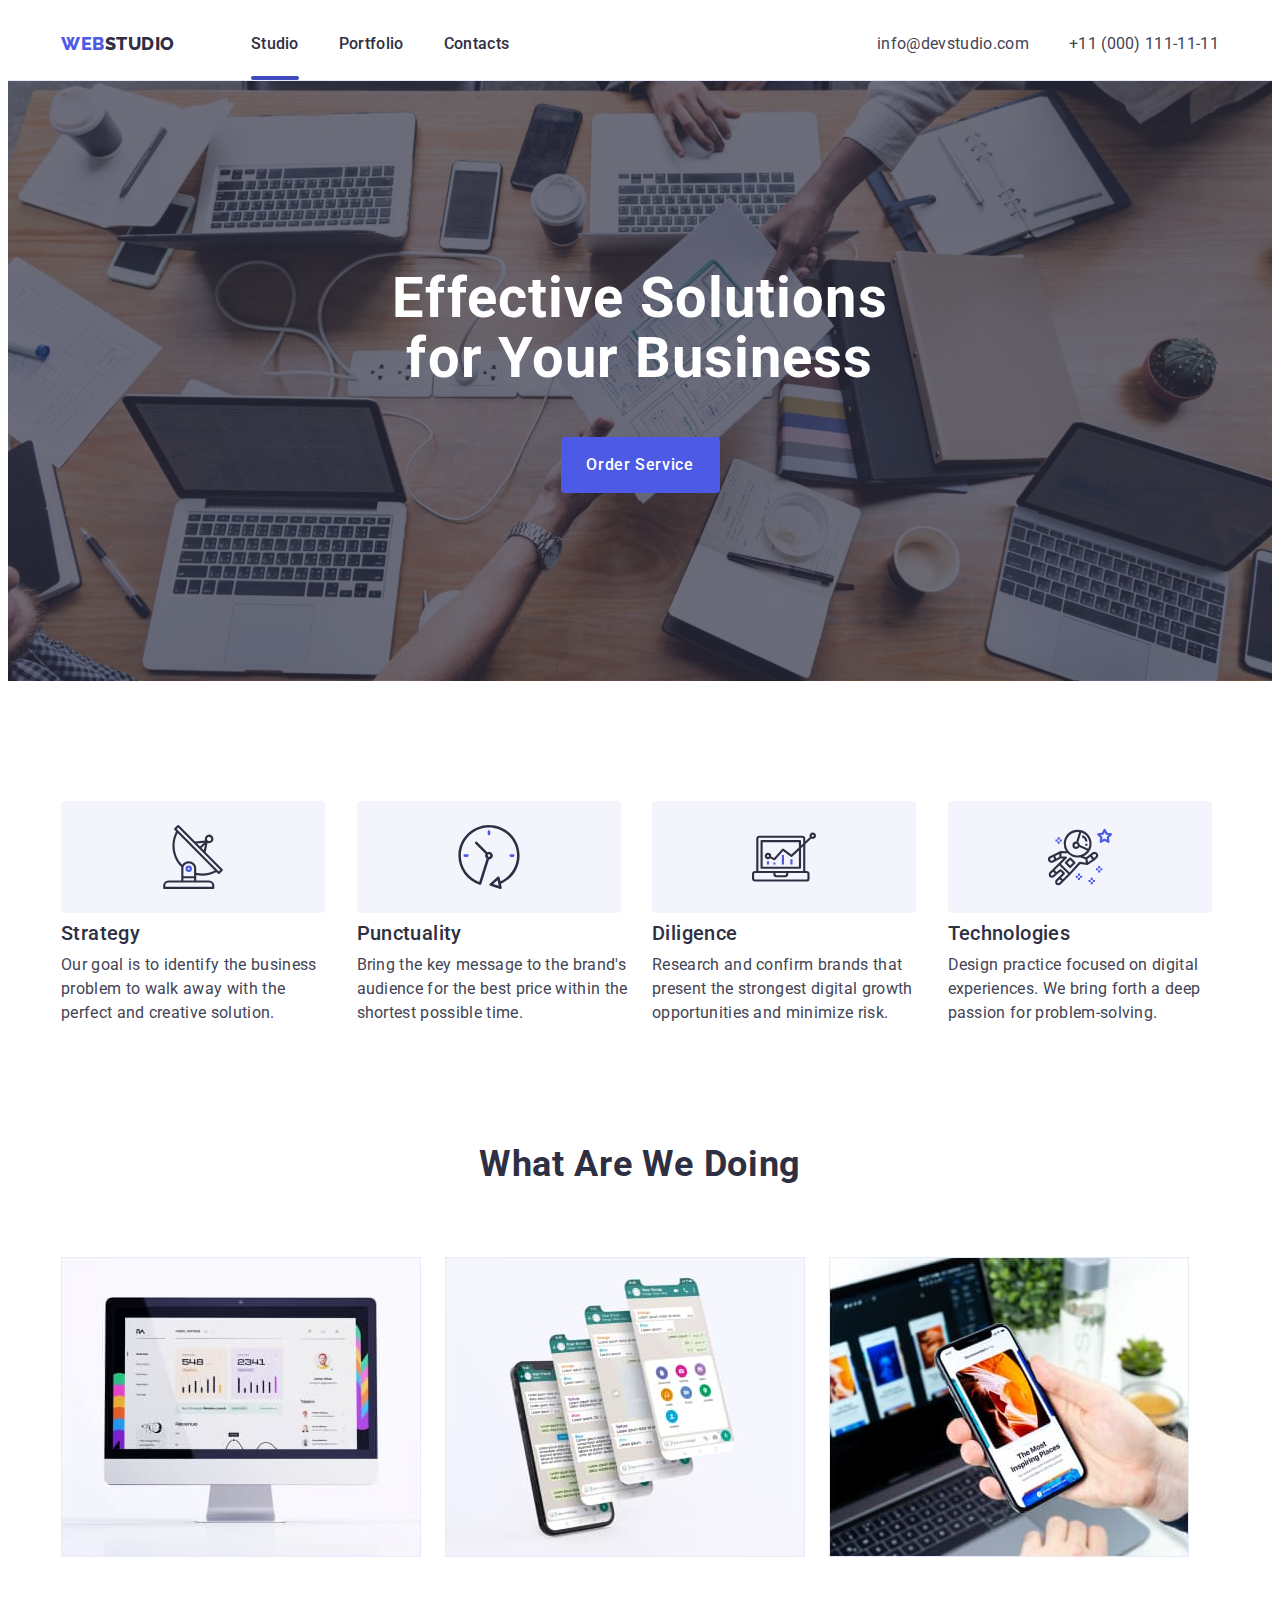
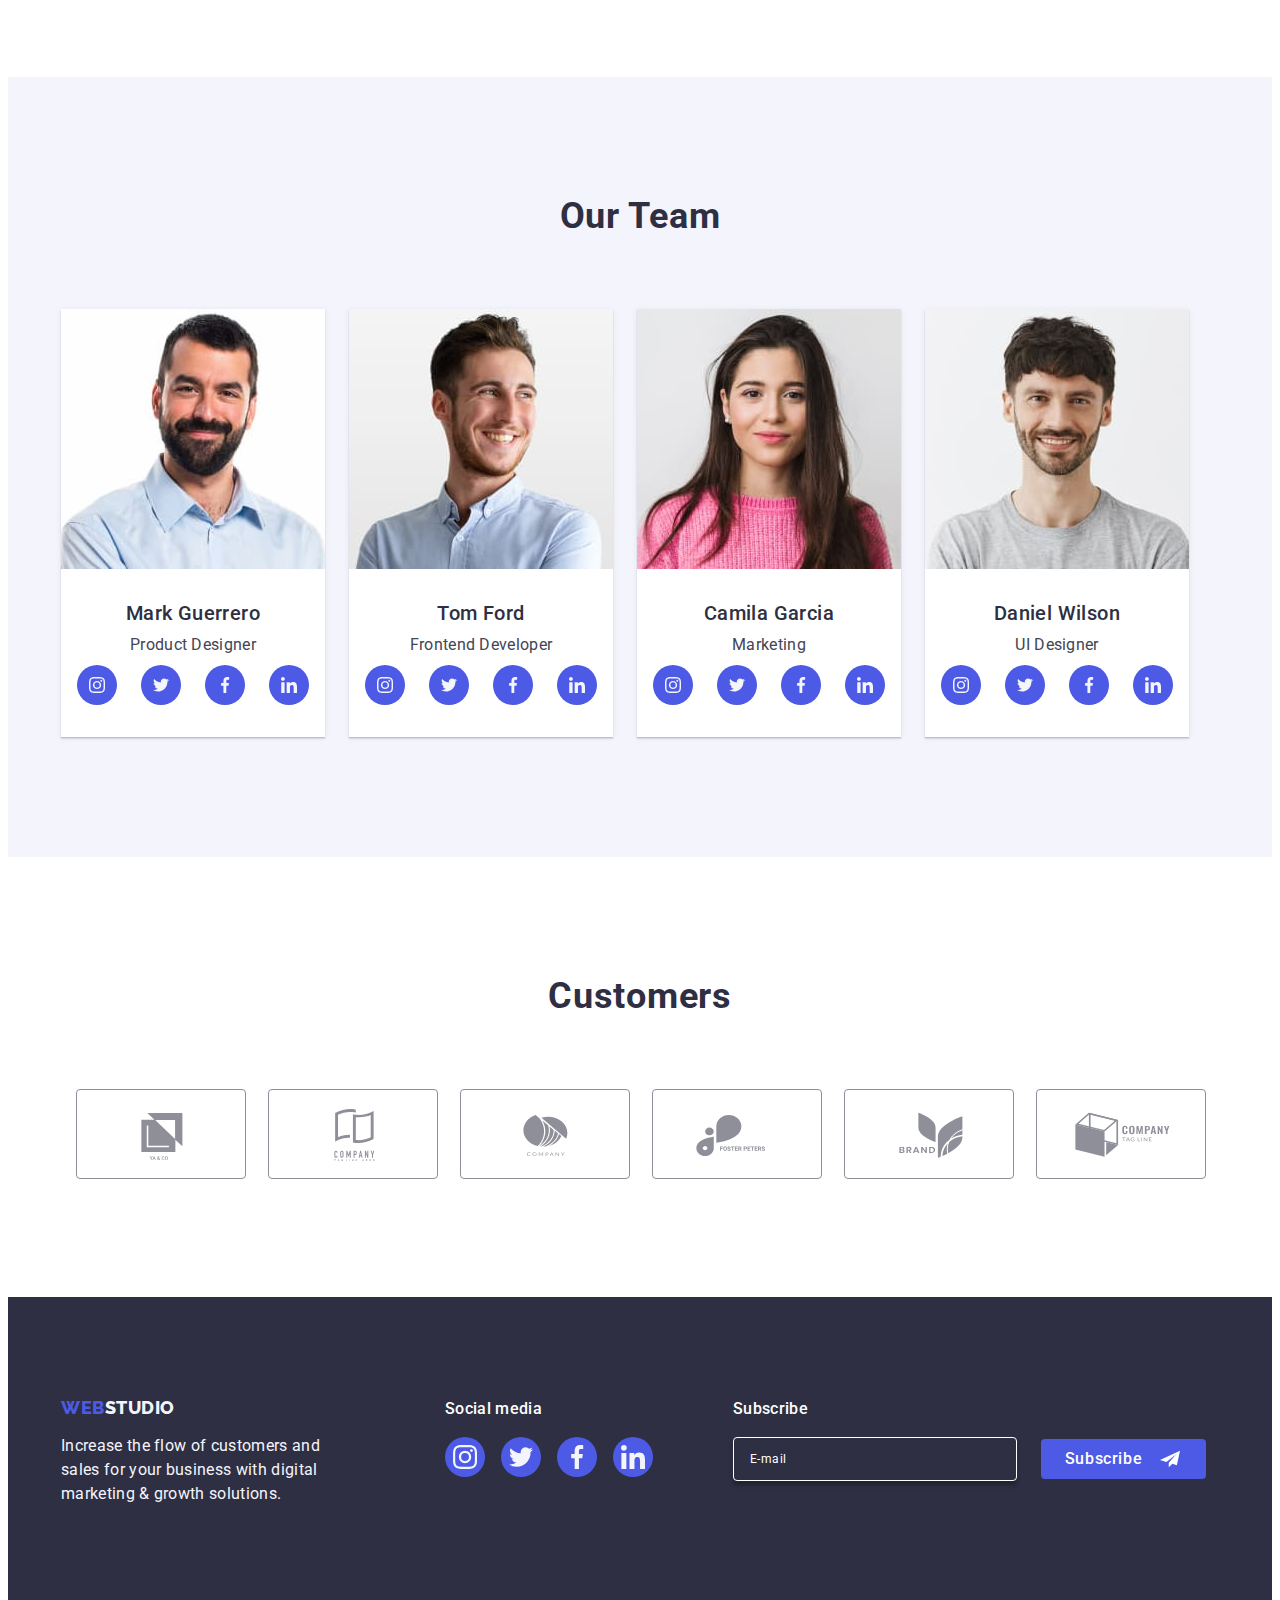
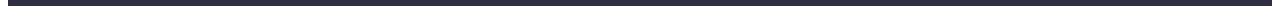
<file: index.html>
<!DOCTYPE html>
<html lang="en">
  <head>
    <meta charset="UTF-8" />
    <meta http-equiv="X-UA-Compatible" content="IE=edge" />
    <meta name="viewport" content="width=device-width, initial-scale=1.0" />
    <title>WEBSTUDIO</title>
    <link rel="preconnect" href="https://fonts.googleapis.com" />
    <link rel="preconnect" href="https://fonts.gstatic.com" crossorigin />
    <link
      href="https://fonts.googleapis.com/css2?family=Raleway:wght@800&family=Roboto:wght@400;500;700;900&display=swap"
      rel="stylesheet"
    />
    <link
      rel="stylesheet"
      href="https://cdnjs.cloudflare.com/ajax/libs/modern-normalize/1.1.0/modern-normalize.min.css"
      integrity="sha512-wpPYUAdjBVSE4KJnH1VR1HeZfpl1ub8YT/NKx4PuQ5NmX2tKuGu6U/JRp5y+Y8XG2tV+wKQpNHVUX03MfMFn9Q=="
      crossorigin="anonymous"
      referrerpolicy="no-referrer"
    />
    <link rel="stylesheet" href="./css/styles.css" />
  </head>
  <body>
    <!-- TOP LINE -->
    <header class="header">
      <div class="container head-container">
        <nav class="header-navigation">
          <a href="./index.html" class="header-logo link link"
            >Web<span class="part-logo">Studio</span>
          </a>

          <ul class="header-list list">
            <li class="header-item">
              <a href="./index.html" class="header-link link header-underline"
                >Studio</a
              >
            </li>
            <li class="header-item">
              <a href="./portfolio.html" class="header-link link">Portfolio</a>
            </li>
            <li class="header-item">
              <a href="" class="header-link link">Contacts</a>
            </li>
          </ul>
        </nav>
        <!-- Comunication in header-->
        <address class="contacts">
          <ul class="contacts-list list">
            <li class="contacts-item">
              <a href="mailto:info@devstudio.com" class="contacts-link link"
                >info@devstudio.com
              </a>
            </li>
            <li class="contacts-item">
              <a href="tel:+110001111111" class="contacts-link link"
                >+11 (000) 111-11-11</a
              >
            </li>
          </ul>
        </address>
      </div>
    </header>
    <main class="page">
      <!-- HERO IMAGE -->
      <section class="hero">
        <div class="container">
          <h1 class="hero-title">Effective Solutions for Your Business</h1>
          <button type="button" class="hero-btn" data-modal-open>
            Order Service
          </button>
        </div>
      </section>

      <section class="direction">
        <div class="container">
          <h2 class="direction-hidtitle visually-hidden">Noname Section 2</h2>
          <ul class="direction-list list">
            <li class="direction-item">
              <div class="direction-icon">
                <svg class="antena-icon" width="64px" height="64px">
                  <use href="./images/icons.svg#icon-antenna"></use>
                </svg>
              </div>
              <h3 class="direction-title subtitle">Strategy</h3>
              <p class="direction-text text">
                Our goal is to identify the business problem to walk away with
                the perfect and creative solution.
              </p>
            </li>
            <li class="direction-item">
              <div class="direction-icon">
                <svg class="antena-icon" width="64px" height="64px">
                  <use href="./images/icons.svg#icon-clock"></use>
                </svg>
              </div>
              <h3 class="direction-title subtitle">Punctuality</h3>
              <p class="direction-text text">
                Bring the key message to the brand's audience for the best price
                within the shortest possible time.
              </p>
            </li>
            <li class="direction-item">
              <div class="direction-icon">
                <svg class="antena-icon" width="64px" height="64px">
                  <use href="./images/icons.svg#icon-diagram"></use>
                </svg>
              </div>
              <h3 class="direction-title subtitle">Diligence</h3>
              <p class="direction-text text">
                Research and confirm brands that present the strongest digital
                growth opportunities and minimize risk.
              </p>
            </li>
            <li class="direction-item">
              <div class="direction-icon">
                <svg class="antena-icon" width="64px" height="64px">
                  <use href="./images/icons.svg#icon-astronaut"></use>
                </svg>
              </div>
              <h3 class="direction-title subtitle">Technologies</h3>
              <p class="direction-text text">
                Design practice focused on digital experiences. We bring forth a
                deep passion for problem-solving.
              </p>
            </li>
          </ul>
        </div>
      </section>

      <!-- What are we doing -->
      <section class="examples section">
        <div class="container">
          <h2 class="examples-title title">What are we doing</h2>
          <ul class="examples-list list">
            <li class="examples-item">
              <img
                src="./images/img-comp.jpg"
                alt="Computer"
                width="360"
                height="300"
              />
            </li>
            <li class="examples-item">
              <img
                src="./images/img-phone.jpg"
                alt="Phone"
                width="360"
                height="300"
              />
            </li>
            <li class="examples-item">
              <img
                src="./images/img-comp-phone.jpg"
                alt="Computer+Phone"
                width="360"
                height="300"
              />
            </li>
          </ul>
        </div>
      </section>
      <!-- OUR TEAM -->
      <section class="team section">
        <div class="container">
          <h2 class="team-title title">Our Team</h2>
          <ul class="team-list list">
            <li class="team-item">
              <img
                class="team-img"
                src="./images/img-Mark.jpg"
                alt="Photo"
                width="264"
                height="260"
              />
              <div class="team-item-wrap">
                <h3 class="team-subtitle subtitle">Mark Guerrero</h3>
                <p class="team-text text">Product Designer</p>
                <ul class="team-soc-list list">
                  <li class="team-soc-item">
                    <a class="team-soc-link link" href=""
                      ><svg class="team-soc-icons" width="16 " height="16">
                        <use href="./images/icons.svg#icon-instagram"></use>
                      </svg>
                    </a>
                  </li>
                  <li class="team-soc-item">
                    <a class="team-soc-link link" href=""
                      ><svg class="team-soc-icons" width="16 " height="16">
                        <use href="./images/icons.svg#icon-twitter"></use>
                      </svg>
                    </a>
                  </li>
                  <li class="team-soc-item">
                    <a class="team-soc-link link" href=""
                      ><svg class="team-soc-icons" width="16 " height="16">
                        <use href="./images/icons.svg#icon-facebook"></use>
                      </svg>
                    </a>
                  </li>
                  <li class="team-soc-item">
                    <a class="team-soc-link link" href=""
                      ><svg class="team-soc-icons" width="16 " height="16">
                        <use href="./images/icons.svg#icon-linkedin"></use>
                      </svg>
                    </a>
                  </li>
                </ul>
              </div>
            </li>
            <li class="team-item">
              <img
                class="team-img"
                src="./images/img-Tom.jpg"
                alt="Photo"
                width="264"
                height="260"
              />
              <div class="team-item-wrap">
                <h3 class="team-subtitle subtitle">Tom Ford</h3>
                <p class="team-text text">Frontend Developer</p>
                <ul class="team-soc-list list">
                  <li class="team-soc-item">
                    <a class="team-soc-link link" href=""
                      ><svg class="team-soc-icons" width="16 " height="16">
                        <use href="./images/icons.svg#icon-instagram"></use>
                      </svg>
                    </a>
                  </li>
                  <li class="team-soc-item">
                    <a class="team-soc-link link" href=""
                      ><svg class="team-soc-icons" width="16 " height="16">
                        <use href="./images/icons.svg#icon-twitter"></use>
                      </svg>
                    </a>
                  </li>
                  <li class="team-soc-item">
                    <a class="team-soc-link link" href=""
                      ><svg class="team-soc-icons" width="16 " height="16">
                        <use href="./images/icons.svg#icon-facebook"></use>
                      </svg>
                    </a>
                  </li>
                  <li class="team-soc-item">
                    <a class="team-soc-link link" href=""
                      ><svg class="team-soc-icons" width="16 " height="16">
                        <use href="./images/icons.svg#icon-linkedin"></use>
                      </svg>
                    </a>
                  </li>
                </ul>
              </div>
            </li>
            <li class="team-item">
              <img
                class="team-img"
                src="./images/img-Camila.jpg"
                alt="Photo"
                width="264"
                height="260"
              />
              <div class="team-item-wrap">
                <h3 class="team-subtitle subtitle">Camila Garcia</h3>
                <p class="team-text text">Marketing</p>
                <ul class="team-soc-list list">
                  <li class="team-soc-item">
                    <a class="team-soc-link link" href=""
                      ><svg class="team-soc-icons" width="16 " height="16">
                        <use href="./images/icons.svg#icon-instagram"></use>
                      </svg>
                    </a>
                  </li>
                  <li class="team-soc-item">
                    <a class="team-soc-link link" href=""
                      ><svg class="team-soc-icons" width="16 " height="16">
                        <use href="./images/icons.svg#icon-twitter"></use>
                      </svg>
                    </a>
                  </li>
                  <li class="team-soc-item">
                    <a class="team-soc-link link" href=""
                      ><svg class="team-soc-icons" width="16 " height="16">
                        <use href="./images/icons.svg#icon-facebook"></use>
                      </svg>
                    </a>
                  </li>
                  <li class="team-soc-item">
                    <a class="team-soc-link link" href=""
                      ><svg class="team-soc-icons" width="16 " height="16">
                        <use href="./images/icons.svg#icon-linkedin"></use>
                      </svg>
                    </a>
                  </li>
                </ul>
              </div>
            </li>
            <li class="team-item">
              <img
                class="team-img"
                src="./images/img-Daniel.jpg"
                alt="Photo"
                width="264"
                height="260"
              />
              <div class="team-item-wrap">
                <h3 class="team-subtitle subtitle">Daniel Wilson</h3>
                <p class="team-text text">UI Designer</p>
                <ul class="team-soc-list list">
                  <li class="team-soc-item">
                    <a class="team-soc-link link" href=""
                      ><svg class="team-soc-icons" width="16 " height="16">
                        <use href="./images/icons.svg#icon-instagram"></use>
                      </svg>
                    </a>
                  </li>
                  <li class="team-soc-item">
                    <a class="team-soc-link link" href=""
                      ><svg class="team-soc-icons" width="16 " height="16">
                        <use href="./images/icons.svg#icon-twitter"></use>
                      </svg>
                    </a>
                  </li>
                  <li class="team-soc-item">
                    <a class="team-soc-link link" href=""
                      ><svg class="team-soc-icons" width="16 " height="16">
                        <use href="./images/icons.svg#icon-facebook"></use>
                      </svg>
                    </a>
                  </li>
                  <li class="team-soc-item">
                    <a class="team-soc-link link" href=""
                      ><svg class="team-soc-icons" width="16 " height="16">
                        <use href="./images/icons.svg#icon-linkedin"></use>
                      </svg>
                    </a>
                  </li>
                </ul>
              </div>
            </li>
          </ul>
        </div>
      </section>

      <!-- Customers -->
      <section class="customers section">
        <div class="container">
          <h2 class="customers-title title">Customers</h2>
          <ul class="customers-list list">
            <li class="customers-item">
              <a class="customers-link link" href="">
                <svg class="customers-icon" width="104" height="56">
                  <use href="./images/icons.svg#icon-Logo"></use>
                </svg>
              </a>
            </li>
            <li class="customers-item">
              <a class="customers-link link" href="">
                <svg class="customers-icon" width="104" height="56">
                  <use href="./images/icons.svg#icon-Logo-1"></use>
                </svg>
              </a>
            </li>
            <li class="customers-item">
              <a class="customers-link link" href="">
                <svg class="customers-icon" width="104" height="56">
                  <use href="./images/icons.svg#icon-Logo-2"></use>
                </svg>
              </a>
            </li>
            <li class="customers-item">
              <a class="customers-link link" href="">
                <svg class="customers-icon" width="104" height="56">
                  <use href="./images/icons.svg#icon-Logo-3"></use>
                </svg>
              </a>
            </li>
            <li class="customers-item">
              <a class="customers-link link" href="">
                <svg class="customers-icon" width="104" height="56">
                  <use href="./images/icons.svg#icon-Logo-4"></use>
                </svg>
              </a>
            </li>
            <li class="customers-item">
              <a class="customers-link link" href="">
                <svg class="customers-icon" width="104" height="56">
                  <use href="./images/icons.svg#icon-Logo-5"></use>
                </svg>
              </a>
            </li>
          </ul>
        </div>
      </section>
    </main>

    <footer class="footer">
      <div class="container footer-container">
        <div class="footer-wrap">
          <a href="./index.html" class="footer-logo header-logo link"
            >Web<span class="foot-part-logo">Studio</span></a
          >
          <p class="footer-text text">
            Increase the flow of customers and sales for your business with
            digital marketing & growth solutions.
          </p>
        </div>

        <div class="footer-soc">
          <p class="footer-soc-text">Social media</p>
          <ul class="footer-soc-list list">
            <li class="footer-soc-item">
              <a class="footer-soc-link link" href=""
                ><svg class="team-soc-icons" width="24 " height="24">
                  <use href="./images/icons.svg#icon-instagram"></use>
                </svg>
              </a>
            </li>
            <li class="footer-soc-item">
              <a class="footer-soc-link link" href=""
                ><svg class="team-soc-icons" width="24 " height="24">
                  <use href="./images/icons.svg#icon-twitter"></use>
                </svg>
              </a>
            </li>
            <li class="footer-soc-item">
              <a class="footer-soc-link link" href=""
                ><svg class="team-soc-icons" width="24 " height="24">
                  <use href="./images/icons.svg#icon-facebook"></use>
                </svg>
              </a>
            </li>
            <li class="footer-soc-item">
              <a class="footer-soc-link link" href=""
                ><svg class="team-soc-icons" width="24 " height="24">
                  <use href="./images/icons.svg#icon-linkedin"></use>
                </svg>
              </a>
            </li>
          </ul>
        </div>
        <!-- Footer-form -->
        <div class="footer-subscribe">
          <p class="footer-form-text">Subscribe</p>
          <form class="footer-form" name="footer-form">
            <div class="footer-form-wrap">
              <label for="user-email" aria-label="footer-user-email">
                <input
                  class="footer-input"
                  type="email"
                  name="email"
                  id="user-email"
                  placeholder="E-mail"
                />
              </label>
            </div>
            <button class="footer-btn" type="submit">
              Subscribe
              <svg class="footer-send-icon" width="24" height="20">
                <use href="./images/icons.svg#icon-Send"></use>
              </svg>
            </button>
          </form>
        </div>
      </div>
    </footer>
    <!-- Modal Window -->
    <div class="backdrop is-hidden" data-modal>
      <div class="modal">
        <button class="modal-btn" data-modal-close type="button">
          <svg class="icon-modal-close" width="8 " height="8">
            <use href="./images/icons.svg#icon-close"></use>
          </svg>
        </button>

        <p class="modal-text">Leave your contacts and we will call you back</p>
        <form class="modal-form">
          <div class="modal-field">
            <label class="modal-label" for="user-name">Name</label>
            <div class="input-wrap">
              <input
                class="modal-input"
                type="text"
                name="user-name"
                id="user-name"
                required
              />
              <svg class="modal-icons" width="18" height="18 ">
                <use href="./images/icons.svg#icon-person"></use>
              </svg>
            </div>
          </div>
          <div class="modal-field">
            <label class="modal-label" for="user-phone">Phone</label>
            <div class="input-wrap">
              <input
                class="modal-input"
                type="tel"
                name="user-phone"
                id="user-phone"
                required
              />
              <svg class="modal-icons" width="18" height="24 ">
                <use href="./images/icons.svg#icon-phone"></use>
              </svg>
            </div>
          </div>

          <div class="modal-field">
            <label class="modal-label" for="modal-user-email">Email</label>
            <div class="input-wrap">
              <input
                class="modal-input"
                type="email"
                name="user-email"
                id="modal-user-email"
                required
              />
              <svg class="modal-icons" width="18" height="24 ">
                <use href="./images/icons.svg#icon-email"></use>
              </svg>
            </div>
          </div>
          <div class="modal-field-textarea">
            <label class="modal-label" for="user-text">Comment</label>
            <textarea
              class="modal-textarea"
              name="user-text"
              id="user-text"
              placeholder="Text input"
            ></textarea>
          </div>
          <!-- Modal Checkbox -->
          <div class="modal-field-check">
            <input
              class="input-check visually-hidden"
              type="checkbox"
              name="privacy"
              value="true"
              id="privacy"
            />
            <label class="check-text" for="privacy">
              <span>
                <svg class="modal-icon-check" width="10" height="8">
                  <use href="./images/icons.svg#icon-check"></use>
                </svg>
              </span>
              I accept the terms and conditions of the
              <a class="privacy-link" href="">Privacy Policy</a></label
            >
          </div>
          <button class="modal-send-btn" type="submit">Send</button>
        </form>
      </div>
    </div>
    <script src="./js/modal.js"></script>
  </body>
</html>
</file>
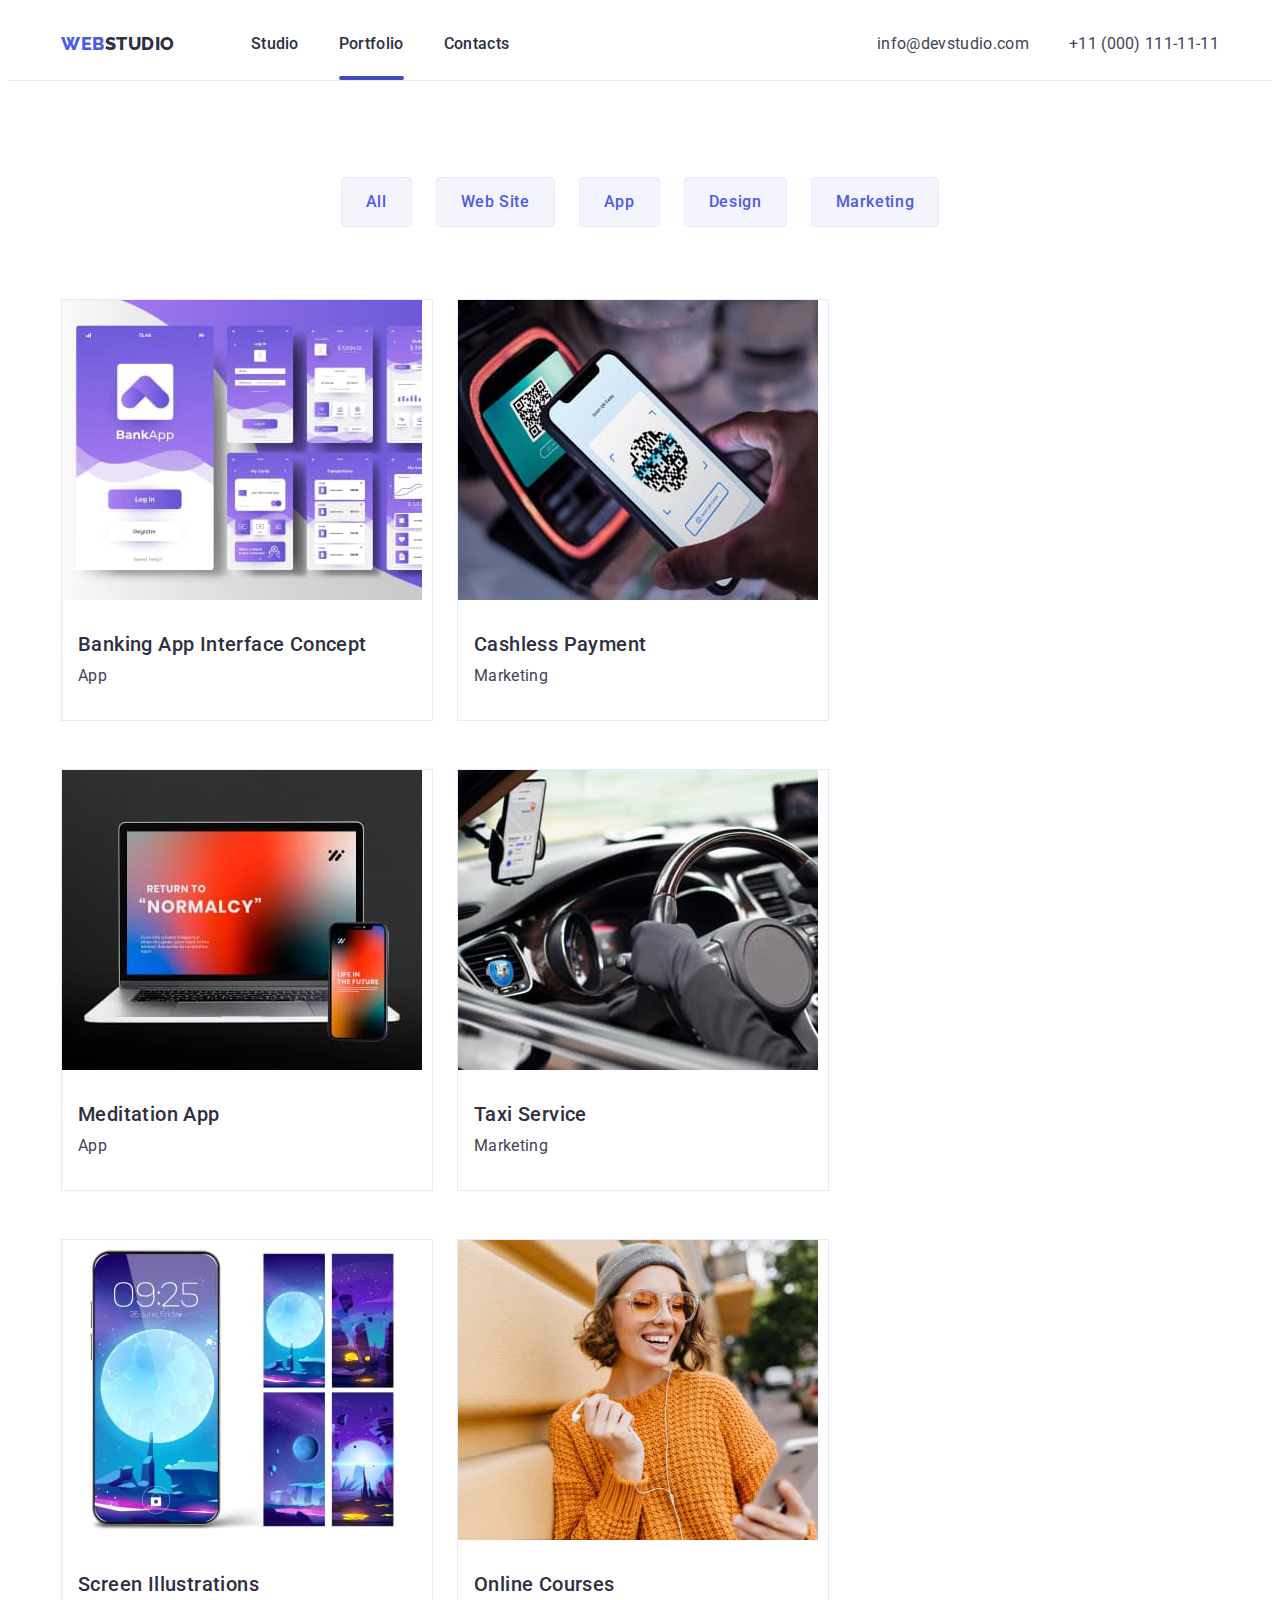
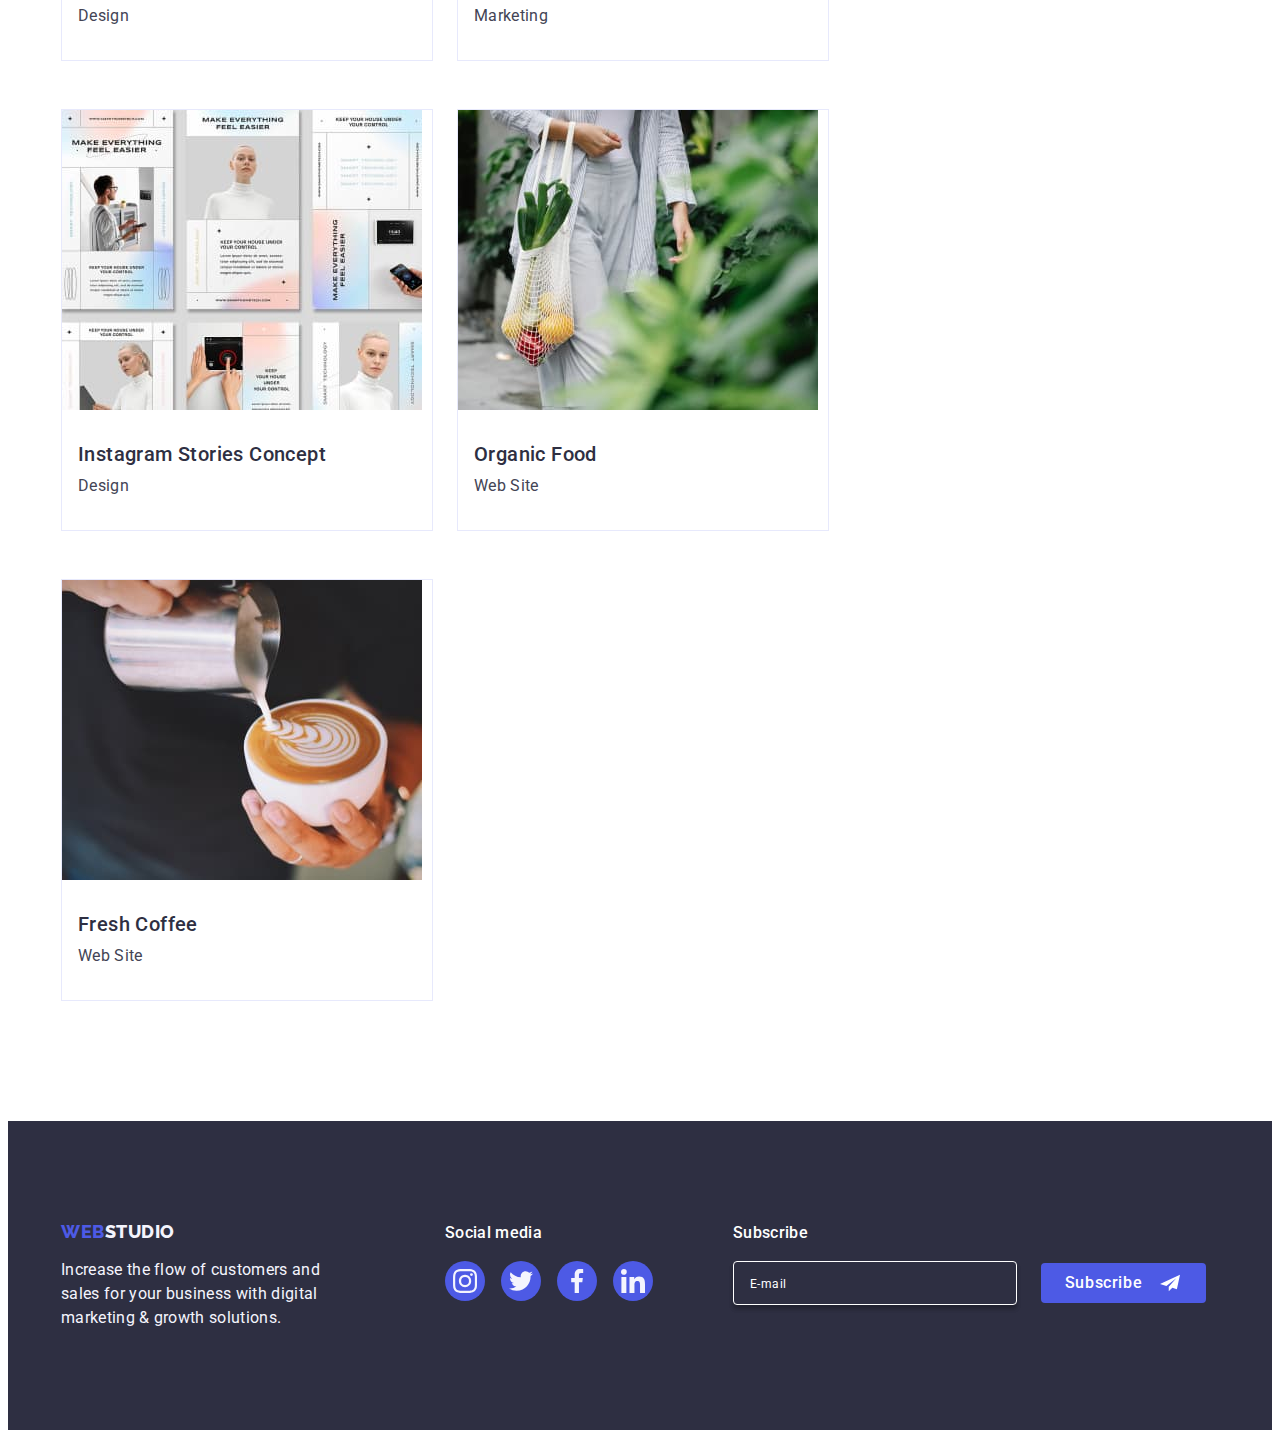
<file: portfolio.html>
<!DOCTYPE html>
<html lang="en">
  <head>
    <meta charset="UTF-8" />
    <meta http-equiv="X-UA-Compatible" content="IE=edge" />
    <meta name="viewport" content="width=device-width, initial-scale=1.0" />
    <title>Portfolio</title>
    <link rel="preconnect" href="https://fonts.googleapis.com" />
    <link rel="preconnect" href="https://fonts.gstatic.com" crossorigin />
    <link
      href="https://fonts.googleapis.com/css2?family=Raleway:wght@800&family=Roboto:wght@400;500;700;900&display=swap"
      rel="stylesheet"
    />
    <link
      rel="stylesheet"
      href="https://cdnjs.cloudflare.com/ajax/libs/modern-normalize/1.1.0/modern-normalize.min.css"
      integrity="sha512-wpPYUAdjBVSE4KJnH1VR1HeZfpl1ub8YT/NKx4PuQ5NmX2tKuGu6U/JRp5y+Y8XG2tV+wKQpNHVUX03MfMFn9Q=="
      crossorigin="anonymous"
      referrerpolicy="no-referrer"
    />

    <link rel="stylesheet" href="./css/styles.css" />
  </head>
  <body>
    <header class="header">
      <div class="container head-container">
        <nav class="header-navigation">
          <a href="./index.html" class="header-logo link link"
            >Web<span class="part-logo">Studio</span>
          </a>

          <ul class="header-list list">
            <li class="header-item">
              <a href="./index.html" class="header-link link">Studio</a>
            </li>
            <li class="header-item">
              <a
                href="./portfolio.html"
                class="header-link link header-underline"
                >Portfolio</a
              >
            </li>
            <li class="header-item">
              <a href="" class="header-link link">Contacts</a>
            </li>
          </ul>
        </nav>
        <!-- Comunication in header-->
        <address class="contacts">
          <ul class="contacts-list list">
            <li class="contacts-item">
              <a href="mailto:info@devstudio.com" class="contacts-link link"
                >info@devstudio.com
              </a>
            </li>
            <li class="contacts-item">
              <a href="tel:+110001111111" class="contacts-link link"
                >+11 (000) 111-11-11</a
              >
            </li>
          </ul>
        </address>
      </div>
    </header>
    <main>
      <section class="portfolio">
        <h1 class="main-hidtitle visually-hidden" hidden>Portfolio list</h1>
        <!-- filter of Buttons -->
        <div class="container">
          <ul class="btn-list list">
            <li class="btn-item">
              <button class="btn-text btn" type="button">All</button>
            </li>
            <li class="btn-item">
              <button class="btn-text btn" type="button">Web Site</button>
            </li>
            <li class="btn-item">
              <button class="btn-text btn" type="button">App</button>
            </li>
            <li class="btn-item">
              <button class="btn-text btn" type="button">Design</button>
            </li>
            <li class="btn-item">
              <button class="btn-text btn" type="button">Marketing</button>
            </li>
          </ul>
        </div>
        <!-- Portfolio list -->
        <div class="container">
          <ul class="portfolio-list list">
            <li class="portfolio-item">
              <a class="portfolio-link link" href=""
                ><div class="portfolio-cover">
                  <img
                    src="./images/portf-bankapp.jpg"
                    alt="Banking App Interface Concept"
                    width="360"
                    height="300"
                  />
                  <p class="portfolio-cover-text">
                    14 Stylish and User-Friendly App Design Concepts · Task
                    Manager App · Calorie Tracker App · Exotic Fruit Ecommerce
                    App · Cloud Storage App
                  </p>
                </div>
                <div class="card-content">
                  <h2 class="portfolio-subtitle subtitle">
                    Banking App Interface Concept
                  </h2>
                  <p class="portfolio-text text">App</p>
                </div></a
              >
            </li>
            <li class="portfolio-item">
              <a class="portfolio-link link" href=""
                ><div class="portfolio-cover">
                  <img
                    src="./images/portf-cash.jpg"
                    alt="Cashless Payment"
                    width="360"
                    height="300"
                  />
                  <p class="portfolio-cover-text">
                    14 Stylish and User-Friendly App Design Concepts · Task
                    Manager App · Calorie Tracker App · Exotic Fruit Ecommerce
                    App · Cloud Storage App
                  </p>
                </div>
                <div class="card-content">
                  <h2 class="portfolio-subtitle subtitle">Cashless Payment</h2>
                  <p class="portfolio-text text">Marketing</p>
                </div></a
              >
            </li>
            <li class="portfolio-item">
              <a class="portfolio-link link" href="">
                <div class="portfolio-cover">
                  <img
                    src="./images/portf-mediation.jpg"
                    alt="Meditation App"
                    width="360"
                    height="300"
                  />
                  <p class="portfolio-cover-text">
                    14 Stylish and User-Friendly App Design Concepts · Task
                    Manager App · Calorie Tracker App · Exotic Fruit Ecommerce
                    App · Cloud Storage App
                  </p>
                </div>
                <div class="card-content">
                  <h2 class="portfolio-subtitle subtitle">Meditation App</h2>
                  <p class="portfolio-text text">App</p>
                </div></a
              >
            </li>
            <li class="portfolio-item">
              <a class="portfolio-link link" href=""
                ><div class="portfolio-cover">
                  <img
                    src="./images/portf-taxi.jpg"
                    alt="Taxi Service"
                    width="360"
                    height="300"
                  />
                  <p class="portfolio-cover-text">
                    14 Stylish and User-Friendly App Design Concepts · Task
                    Manager App · Calorie Tracker App · Exotic Fruit Ecommerce
                    App · Cloud Storage App
                  </p>
                </div>
                <div class="card-content">
                  <h2 class="portfolio-subtitle subtitle">Taxi Service</h2>
                  <p class="portfolio-text text">Marketing</p>
                </div></a
              >
            </li>
            <li class="portfolio-item">
              <a class="portfolio-link link" href=""
                ><div class="portfolio-cover">
                  <img
                    src="./images/portf-screen.jpg"
                    alt="Screen Illustrations"
                    width="360"
                    height="300"
                  />
                  <p class="portfolio-cover-text">
                    14 Stylish and User-Friendly App Design Concepts · Task
                    Manager App · Calorie Tracker App · Exotic Fruit Ecommerce
                    App · Cloud Storage App
                  </p>
                </div>
                <div class="card-content">
                  <h2 class="portfolio-subtitle subtitle">
                    Screen Illustrations
                  </h2>
                  <p class="portfolio-text text">Design</p>
                </div></a
              >
            </li>
            <li class="portfolio-item">
              <a class="portfolio-link link" href="">
                <div class="portfolio-cover">
                  <img
                    src="./images/portf-online.jpg"
                    alt="Online Courses"
                    width="360"
                    height="300"
                  />
                  <p class="portfolio-cover-text">
                    14 Stylish and User-Friendly App Design Concepts · Task
                    Manager App · Calorie Tracker App · Exotic Fruit Ecommerce
                    App · Cloud Storage App
                  </p>
                </div>
                <div class="card-content">
                  <h2 class="portfolio-subtitle subtitle">Online Courses</h2>
                  <p class="portfolio-text text">Marketing</p>
                </div></a
              >
            </li>
            <li class="portfolio-item">
              <a class="portfolio-link link" href=""
                ><div class="portfolio-cover">
                  <img
                    src="./images/portf-instagram.jpg"
                    alt="Instagram Stories Concept"
                    width="360"
                    height="300"
                  />
                  <p class="portfolio-cover-text">
                    14 Stylish and User-Friendly App Design Concepts · Task
                    Manager App · Calorie Tracker App · Exotic Fruit Ecommerce
                    App · Cloud Storage App
                  </p>
                </div>
                <div class="card-content">
                  <h2 class="portfolio-subtitle subtitle">
                    Instagram Stories Concept
                  </h2>
                  <p class="portfolio-text text">Design</p>
                </div></a
              >
            </li>
            <li class="portfolio-item">
              <a class="portfolio-link link" href="">
                <div class="portfolio-cover">
                  <img
                    src="./images/portf-organic.jpg"
                    alt="Organic Food"
                    width="360"
                    height="300"
                  />
                  <p class="portfolio-cover-text">
                    14 Stylish and User-Friendly App Design Concepts · Task
                    Manager App · Calorie Tracker App · Exotic Fruit Ecommerce
                    App · Cloud Storage App
                  </p>
                </div>
                <div class="card-content">
                  <h2 class="portfolio-subtitle subtitle">Organic Food</h2>
                  <p class="portfolio-text text">Web Site</p>
                </div></a
              >
            </li>
            <li class="portfolio-item">
              <a class="portfolio-link link" href="">
                <div class="portfolio-cover">
                  <img
                    src="./images/portf-fresh.jpg"
                    alt="Fresh Coffee"
                    width="360"
                    height="300"
                  />
                  <p class="portfolio-cover-text">
                    14 Stylish and User-Friendly App Design Concepts · Task
                    Manager App · Calorie Tracker App · Exotic Fruit Ecommerce
                    App · Cloud Storage App
                  </p>
                </div>
                <div class="card-content">
                  <h2 class="portfolio-subtitle subtitle">Fresh Coffee</h2>
                  <p class="portfolio-text text">Web Site</p>
                </div></a
              >
            </li>
          </ul>
        </div>
      </section>
    </main>
    <footer class="footer">
      <div class="container footer-container">
        <div class="footer-wrap">
          <a href="./index.html" class="footer-logo header-logo link"
            >Web<span class="foot-part-logo">Studio</span></a
          >
          <p class="footer-text text">
            Increase the flow of customers and sales for your business with
            digital marketing & growth solutions.
          </p>
        </div>

        <div class="footer-soc">
          <p class="footer-soc-text">Social media</p>
          <ul class="footer-soc-list list">
            <li class="footer-soc-item">
              <a class="footer-soc-link link" href=""
                ><svg class="team-soc-icons" width="24 " height="24">
                  <use href="./images/icons.svg#icon-instagram"></use>
                </svg>
              </a>
            </li>
            <li class="footer-soc-item">
              <a class="footer-soc-link link" href=""
                ><svg class="team-soc-icons" width="24 " height="24">
                  <use href="./images/icons.svg#icon-twitter"></use>
                </svg>
              </a>
            </li>
            <li class="footer-soc-item">
              <a class="footer-soc-link link" href=""
                ><svg class="team-soc-icons" width="24 " height="24">
                  <use href="./images/icons.svg#icon-facebook"></use>
                </svg>
              </a>
            </li>
            <li class="footer-soc-item">
              <a class="footer-soc-link link" href=""
                ><svg class="team-soc-icons" width="24 " height="24">
                  <use href="./images/icons.svg#icon-linkedin"></use>
                </svg>
              </a>
            </li>
          </ul>
        </div>
        <!-- Footer-form -->
        <div class="footer-subscribe">
          <p class="footer-form-text">Subscribe</p>
          <form class="footer-form" name="footer-form">
            <div class="footer-form-wrap">
              <label for="user-email" aria-label="footer-user-email">
                <input
                  class="footer-input"
                  type="email"
                  name="email"
                  id="user-email"
                  placeholder="E-mail"
                />
              </label>
            </div>
            <button class="footer-btn" type="submit">
              Subscribe
              <svg class="footer-send-icon" width="24" height="20">
                <use href="./images/icons.svg#icon-Send"></use>
              </svg>
            </button>
          </form>
        </div>
      </div>
    </footer>
  </body>
</html>
</file>
<file: css/styles.css>
:root {
    --main-background-color: #FFFFFF;
    --second-background-color: #f4f4fd;
    --title-color: #2E2F42;
    --text-color: #434455;
    --link-color: #4D5AE5;
    --dur-plas-ttf: 250ms cubic-bezier(0.4, 0, 0.2, 1);

}

/* --------------Reset --------------------*/
p,
h1,
h2,
h3 {
    margin: 0;
}

ul {
    margin: 0;
    padding-left: 0;
}

img {
    display: block;
}


.visually-hidden {
    position: absolute;
    width: 1px;
    height: 1px;
    margin: -1px;
    border: 0;
    padding: 0;

    white-space: nowrap;
    clip-path: inset(100%);
    clip: rect(0 0 0 0);
    overflow: hidden;
}

body {
    font-family: 'Roboto', sans-serif;
    letter-spacing: 0.02em;
    background-color: var(--main-background-color);
    color: var(--text-color);
}

/* -----------Summary styles---------------- */
.container {
    width: 1158px;
    padding-left: 15px;
    padding-right: 15px;
    margin: 0 auto;
    /* outline: 1px solid red; */
}

.link {
    text-decoration: none;

}

.list {
    list-style: none;
}

/* for h2 */
.title {
    font-weight: 700;
    font-size: 36px;
    line-height: 1.11;
    letter-spacing: 0.02em;
    text-align: center;
    text-transform: capitalize;
    color: var(--title-color);
}

/* for h3 */
.subtitle {
    font-weight: 500;
    font-size: 20px;
    line-height: 1.2;
    letter-spacing: 0.02em;
    color: var(--title-color);
}

/* for p */
.text {
    font-size: 16px;
    line-height: 1.5;
    color: var(--text-color);
}

/* portfolio buttons */
.btn {
    font-family: 'Roboto', sans-serif;
    font-style: normal;
    font-weight: 500;
    font-size: 16px;
    line-height: 1.5;
    letter-spacing: 0.04em;
    color: var(--link-color);
    background-color: var(--second-background-color);
    cursor: pointer;
}

.section {
    padding-top: 120px;
    padding-bottom: 120px;
}

/* -----------------HEADER------------------- */
.header {
    border-bottom: 1px solid #E7E9FC;

}

.head-container {
    display: flex;
    align-items: center;
}

.header-navigation {
    display: flex;
    margin-right: auto;
    align-items: center;

}

.header-logo {
    font-family: 'Raleway', sans-serif;
    font-weight: 800;
    font-size: 18px;
    line-height: 1.17;
    letter-spacing: 0.03em;
    text-transform: uppercase;
    color: var(--link-color);
    margin-right: 76px;
    transition: color var(--dur-plas-ttf);


}

.header-logo .part-logo {
    color: var(--title-color);

}

.header-logo:hover,
.header-logo:focus {
    color: var(--link-color);
}

.header-list {
    display: flex;
    gap: 40px;
    /* padding-top: 24px;
    padding-bottom: 24px; */



}

.header-item {
    position: relative;
}

.header-link {
    display: block;
    font-weight: 500;
    font-size: 16px;
    line-height: 1.5;
    color: #2E2F42;
    padding-top: 24px;
    padding-bottom: 24px;
    transition: color var(--dur-plas-ttf);


}

.header-link:hover,
.header-link:focus {
    color: #404bbf;
}

.header-underline::after {
    content: '';
    display: block;
    width: 100%;
    height: 4px;
    background: #404BBF;
    border-radius: 2px;
    position: absolute;
    bottom: 0;
    left: 0;
}



.contacts {
    font-style: normal;
}

.contacts-list {
    display: flex;
    gap: 40px;

}

.contacts-item {}

.contacts-link {
    font-style: normal;
    font-weight: 400;
    font-size: 16px;
    line-height: 1.5;
    color: #434455;
    transition: color var(--dur-plas-ttf);
}

.contacts-link:hover,
.contacts-link:focus {
    color: #404bbf;

}

/* -----------------HEROr------------------- */
.hero {
    background-color: #2E2F42;
    padding-top: 188px;
    padding-bottom: 188px;
    text-align: center;
    background-image: linear-gradient(rgba(46, 47, 66, 0.7), rgba(46, 47, 66, 0.7)), url(../images/hero-bgd.jpg);
    background-repeat: no-repeat;
    background-position: center;
    max-width: 1440px;
    margin-left: auto;
    margin-right: auto;
    background-size: cover;
}

.hero-title {
    max-width: 496px;
    font-weight: 700;
    font-size: 56px;
    line-height: 1.07;
    text-align: center;
    letter-spacing: 0.02em;
    color: #FFFFFF;
    margin-bottom: 48px;
    margin-left: auto;
    margin-right: auto;

}

.hero-btn {
    min-width: 159px;
    height: 56px;
    border-radius: 4px;


    font-family: 'Roboto', sans-serif;
    font-style: normal;
    font-weight: 500;
    font-size: 16px;
    line-height: 1.5;
    letter-spacing: 0.04em;
    background-color: #4D5AE5;
    color: #FFFFFF;
    border-color: transparent;
    cursor: pointer;
    transition: background-color var(--dur-plas-ttf);
}

.hero-btn:hover,
.hero-btn:focus {
    background-color: #404BBF;
}

/* -----------------Direction/noname section------------------- */
.direction {
    padding-top: 120px;
    /* padding-bottom: 120px; */
}

.direction-list {
    display: flex;
    gap: 24px;

}

.direction-list li {
    width: calc((100% - 48px)/3);
}

.direction-icon {
    display: flex;
    width: 264px;
    height: 112px;
    margin-bottom: 8px;
    background-color: #F4F4FD;
    border-radius: 4px;
    align-items: center;
    justify-content: center;
}

/* .direction-item::before {
    content: "";
    display: block;
    height: 112px;
    border-radius: 4px;
    background-color: #F4F4FD;
    background-repeat: no-repeat;
    background-position: center;

} */

/* .icon-antenna::before {
    background-image: url(../images/antenna.svg);
} */

/* .icon-clock::before {
    background-image: url(../images/clock.svg);
}

.icon-diagram:before {
    background-image: url(../images/diagram.svg);
}

.icon-astronavt::before {
    background-image: url(../images/astronaut.svg);
} */

.direction-title {

    margin-bottom: 8px;
    min-width: 264px;
}

/* -----------------Examples of work------------------- */
.examples {
    /* padding-bottom: 120px; */
}

.examples-title {
    margin-bottom: 72px;
}

.examples-list {
    display: flex;
    gap: 24px;

}

/* -----------------OUR TEAM------------------- */


.team {
    background-color: var(--second-background-color);
    /* padding-top: 120px;
    padding-bottom: 120px; */
    text-align: center;

}

.team-title {
    margin-bottom: 72px;
}

.team-list {
    display: flex;
    gap: 24px;
}

.team-list li {
    width: calc((100% - 72)/4);
    /* padding-bottom: 32px; */
}

.team-item {
    background-color: var(--main-background-color);
    box-shadow: 0px 1px 6px rgba(46, 47, 66, 0.08), 0px 1px 1px rgba(46, 47, 66, 0.16), 0px 2px 1px rgba(46, 47, 66, 0.08);

}

/* .team-img {
    margin-bottom: 32px;
} */

.team-item-wrap {
    padding-top: 32px;
    padding-bottom: 32px;

}

.team-soc-list {
    display: flex;
    justify-content: center;
    gap: 24px;
}


.team-soc-item {}

.team-soc-link {
    display: block;
    border-radius: 50%;
    width: 40px;
    height: 40px;
    background-color: #4D5AE5;
    display: flex;
    align-items: center;
    justify-content: center;
    transition: background-color var(--dur-plas-ttf);

}

.team-soc-link:hover,
.team-soc-link:focus {
    background-color: #404BBF;
}



.team-subtitle {
    margin-bottom: 8px;
}

.team-text {
    margin-bottom: 8px;
}

/* -----------------CUSTOMERS------------------- */
/* <path fill="#8e8f99" d="M30.588 15.682a1.685 1.685 0 0 1-.346-1.138v-1.65c0-.506.115-.89.344-1.153s.624-.394 1.183-.393c.525 0 .898.112 1.119.336.24.286.358.635.331.987v.388h-.94v-.393a2.056 2.056 0 0 0-.027-.384.373.373 0 0 0-.134-.228.541.541 0 0 0-.34-.089.577.577 0 0 0-.358.094.443.443 0 0 0-.156.252 1.93 1.93 0 0 0-.037.408v2.003c-.015.193.027.387.121.562.047.06.112.107.188.136s.16.041.242.032c.12.009.24-.024.333-.091a.4.4 0 0 0 .14-.243 2.16 2.16 0 0 0 .029-.401v-.406h.94v.371c.026.367-.088.732-.325 1.038-.216.245-.584.368-1.125.368s-.949-.131-1.181-.403zM34.501 15.699c-.237-.257-.356-.631-.356-1.127v-1.736c0-.49.119-.861.356-1.113s.634-.377 1.191-.376c.553 0 .947.125 1.185.376.237.252.358.623.358 1.113v1.736c0 .49-.121.866-.362 1.125s-.634.388-1.181.388-.951-.131-1.191-.386zm1.628-.417a.968.968 0 0 0 .113-.514v-2.125a.943.943 0 0 0-.111-.504c-.048-.061-.114-.109-.192-.138s-.164-.04-.248-.03c-.084-.01-.17 0-.248.03s-.145.077-.193.138a.922.922 0 0 0-.113.504v2.136a.95.95 0 0 0 .113.514c.055.054.122.098.198.127a.68.68 0 0 0 .484 0 .59.59 0 0 0 .198-.127v-.01zM38.364 11.398h1.012l.761 3.203.778-3.203h.984l.099 4.623h-.728l-.078-3.213-.751 3.213h-.584l-.778-3.225-.072 3.225h-.735l.091-4.623zM43.133 11.398h1.576c.908 0 1.362.438 1.362 1.313 0 .838-.478 1.257-1.434 1.256H44.1v2.055h-.973l.006-4.623zm1.346 1.976c.096.011.194.003.286-.022s.177-.067.249-.124a.744.744 0 0 0 .14-.522 1.457 1.457 0 0 0-.047-.42c-.014-.046-.038-.089-.072-.127s-.075-.069-.123-.093a1.012 1.012 0 0 0-.434-.074h-.377v1.382h.377zM47.474 11.398h1.045l1.072 4.623h-.907l-.212-1.066h-.932l-.218 1.066h-.92l1.072-4.623zm.893 3.021-.364-1.941-.364 1.941h.728zM50.456 11.398h.681l1.304 2.637v-2.637h.807v4.623H52.6l-1.311-2.753v2.753h-.835l.002-4.623zM55.139 14.258l-1.084-2.854h.912l.661 1.833.621-1.833h.893l-1.07 2.854v1.763h-.934v-1.763zM32.09 18.042v.242h-.794v1.879h-.333v-1.879h-.798v-.242h1.924zM34.578 20.163h-.257a.119.119 0 0 1-.072-.02.113.113 0 0 1-.043-.049l-.23-.504h-1.101l-.23.504a.136.136 0 0 1-.035.057.119.119 0 0 1-.072.02h-.257l.973-2.12h.339l.984 2.112zm-1.61-.788h.918l-.389-.863a1.447 1.447 0 0 1-.072-.2l-.037.113-.035.089-.385.861zM36.256 19.954c.061.003.122.003.183 0 .053-.005.105-.013.156-.025.048-.01.094-.023.14-.039.043-.015.086-.034.13-.052v-.477h-.389c-.01 0-.019-.001-.028-.004a.07.07 0 0 1-.039-.03.038.038 0 0 1-.005-.021v-.163h.755v.813a1.497 1.497 0 0 1-.654.217 2.687 2.687 0 0 1-.284.013 1.497 1.497 0 0 1-.49-.079 1.178 1.178 0 0 1-.389-.222 1.028 1.028 0 0 1-.251-.336 1.07 1.07 0 0 1-.09-.44 1.099 1.099 0 0 1 .088-.443.97.97 0 0 1 .251-.336 1.19 1.19 0 0 1 .389-.22c.167-.054.343-.081.521-.079.091 0 .181.006.27.018a1.303 1.303 0 0 1 .427.138c.06.033.116.07.169.111l-.093.131c-.007.012-.018.022-.032.029s-.029.011-.044.011a.123.123 0 0 1-.06-.017 1.127 1.127 0 0 1-.095-.05.947.947 0 0 0-.13-.057 1.208 1.208 0 0 0-.426-.065 1.165 1.165 0 0 0-.376.059.835.835 0 0 0-.286.168.734.734 0 0 0-.181.264.99.99 0 0 0 0 .707c.043.1.109.191.195.267.08.073.177.13.284.168.124.037.255.051.385.042zM39.357 19.921h1.062v.242h-1.387v-2.12h.333l-.008 1.879zM41.524 20.162h-.333v-2.12h.333v2.12zM42.761 18.052c.02.01.037.023.051.039l1.422 1.598a.482.482 0 0 1 0-.076V18.033h.29v2.129h-.167a.146.146 0 0 1-.072-.012.211.211 0 0 1-.053-.04l-1.42-1.597v1.649h-.278v-2.12h.173a.14.14 0 0 1 .054.01zM46.974 18.042v.233h-1.179v.7h.955v.225h-.955v.724h1.179v.233h-1.521v-2.115h1.521zM12.112 4.948l14.772 3.619V21.25l-14.772-3.618V4.947zm-.948-1.081v14.382l16.666 4.084V7.953L11.164 3.867z" style="fill:var(--color1, #8e8f99)" /><path fill="#8e8f99" d="M20.096 29.01 3.429 24.922V10.541l16.667 4.086v14.382z" style="fill:var(--color1, #8e8f99)" /><path fill="#8e8f99" d="m11.44 4.785 14.58 3.574-6.2 5.352-14.582-3.576 6.202-5.35zm-.276-.918-7.735 6.675 16.667 4.086 7.733-6.675-16.666-4.086zM21.034 28.201l6.796-5.866-6.796-1.667V28.2z" style="fill:var(--color1, #8e8f99)" /> */
/* #8e8f99 */

.customers {}

.container {}

.customers-title {
    margin-bottom: 72px;
}

.title {}

.customers-list {
    display: flex;
    justify-content: center;
    gap: 24px;
}


.customers-item {
    width: 168px;
    height: 88px;
}

/* .customers-item:hover {
    color: #404BBF;
    border-color: #404BBF;
} */

.customers-link {
    display: block;
    width: 100%;
    height: 100%;
    border-radius: 4px;
    border: 1px solid #8E8F99;
    display: flex;
    justify-content: center;
    align-items: center;
    color: #8e8f99;
    transition: color var(--dur-plas-ttf), border-color var(--dur-plas-ttf);
}

.customers-link:hover,
.customers-link:focus {
    /* border-color:  */
    border-color: #404BBF;
    color: #404BBF;
}

.customers-icon {
    fill: currentColor;
}


/* -----------------FOOTER------------------- */

.footer {
    background-color: #2E2F42;
    padding-top: 100px;
    padding-bottom: 100px;

}

.footer-logo {}

.foot-part-logo {
    color: #F4F4FD;
}

.footer-text {
    margin-top: 16px;
    color: #F4F4FD;
    max-width: 264px;
}

/* ------****************Footer social media***************** */
.footer-container {
    display: flex;
    gap: 120px;
}

.footer-wrap {}

.footer-soc {}

.footer-soc-text {
    font-weight: 500;
    font-size: 16px;
    line-height: 1.5;
    letter-spacing: 0.02em;
    color: #FFFFFF;
    margin-bottom: 16px;
}

.footer-soc-list {

    display: flex;
    justify-content: center;
    gap: 16px;
}


.footer-soc-item {}

.footer-soc-link {

    display: block;
    border-radius: 50%;
    width: 40px;
    height: 40px;
    background-color: #4D5AE5;
    display: flex;
    align-items: center;
    justify-content: center;
    transition: background-color var(--dur-plas-ttf);
}

.footer-soc-link:hover,
.footer-soc-link:focus {
    background-color: #31D0AA;
}

/* ------****************Footer-Form***************** */

.footer-subscribe {
    margin-left: -40px;
}

.footer-form {
    display: flex;
    align-items: center;
    justify-content: center;

}

.footer-form-text {
    font-weight: 500;
    font-size: 16px;
    line-height: 1.5;
    letter-spacing: 0.02em;
    color: #FFFFFF;
    margin-bottom: 16px;
}

.footer-input {
    width: 264px;
    height: 40px;
    border: 1px solid #FFFFFF;
    box-shadow: 0px 4px 4px rgba(0, 0, 0, 0.15), 0px 4px 4px rgba(0, 0, 0, 0.15);
    border-radius: 4px;
    background-color: #2E2F42;
    color: #ffffff;
    padding-left: 16px;
}

.footer-input::placeholder {
    font-family: 'Roboto';
    font-style: normal;
    font-weight: 400;
    font-size: 12px;
    letter-spacing: 0.04em;
    color: #FFFFFF;
    padding-top: 8px;
    padding-bottom: 8px;
}

.footer-btn {
    min-width: 165px;
    height: 40px;

    font-family: 'Roboto';
    font-style: normal;
    font-weight: 500;
    font-size: 16px;
    line-height: 24px;
    letter-spacing: 0.04em;
    background-color: #4D5AE5;
    color: #FFFFFF;
    border-radius: 4px;
    cursor: pointer;
    margin-left: 24px;
    border-color: transparent;
    transition: background-color var(--dur-plas-ttf);

    display: flex;
    align-items: center;
    justify-content: center;
}

.footer-btn:hover,
.footer-btn:focus {
    background-color: #404BBF;
}


.footer-send-icon {
    margin-left: 16px;
}

/* ------****************Modal Window***************** */
.backdrop {
    position: fixed;
    top: 0;
    width: 100%;
    height: 100%;
    background-color: rgba(46, 47, 66, 0.4);
    transition: opacity var(--dur-plas-ttf), visibility var(--dur-plas-ttf);
}

.backdrop.is-hidden .modal {

    transform: translate(-50%, -50%) scale(0);

}

.modal {
    width: 408px;
    min-height: 584px;

    background-color: #FCFCFC;
    box-shadow: 0px 1px 1px rgba(0, 0, 0, 0.14), 0px 1px 3px rgba(0, 0, 0, 0.12), 0px 2px 1px rgba(0, 0, 0, 0.2);
    border-radius: 4px;

    position: absolute;
    top: 50%;
    left: 50%;
    transform: translate(-50%, -50%) scale(1);
    transition: transform var(--dur-plas-ttf);
    padding: 24px;

}

.modal-btn {
    width: 24px;
    height: 24px;
    border-radius: 50%;

    background-color: #E7E9FC;
    border: 1px solid rgba(0, 0, 0, 0.1);
    cursor: pointer;
    display: flex;
    justify-content: center;
    align-items: center;
    margin-left: auto;
    margin-bottom: 24px;
    transition: background-color var(--dur-plas-ttf)
}



.modal-btn:hover,
.modal-btn:focus {
    background-color: #404BBF;
}

.icon-modal-close {
    transition: fill var(--dur-plas-ttf);
}

.modal-btn:hover .icon-modal-close,
.modal-btn:focus .icon-modal-close {
    fill: #ffffff;
}

.modal-text {
    font-style: normal;
    font-weight: 500;
    font-size: 16px;
    line-height: 1.5;
    letter-spacing: 0.02em;
    color: #2E2F42;
    text-align: center;
    margin-bottom: 16px;
}

.modal-field {
    margin-bottom: 8px;
}

.modal-label {
    display: inline-block;
    font-weight: 400;
    font-size: 12px;
    line-height: 1.17;
    letter-spacing: 0.04em;
    color: #8E8F99;
    margin-bottom: 4px;
}

.input-wrap {
    position: relative;

}

.modal-input {
    /* width: 360px; */
    width: 100%;
    height: 40px;
    padding-left: 38px;
    background-color: #FCFCFC;
    border: 1px solid rgba(46, 47, 66, 0.4);
    border-radius: 4px;
    outline: transparent;
    transition: border-color var(--dur-plas-ttf), fill var(--dur-plas-ttf);

}

.modal-input:focus {
    border-color: #4D5AE5;
}

.modal-input:focus+.modal-icons {
    fill: #4D5AE5;
}

.modal-icons {
    position: absolute;
    top: 0;
    left: 0;
    top: 50%;
    transform: translateY(-50%);
    margin-left: 19px;
}

.modal-field-textarea {
    margin-bottom: 16px;
}

.modal-textarea {
    width: 100%;
    height: 120px;
    background-color: #FCFCFC;
    display: block;
    resize: none;
    border: 1px solid rgba(46, 47, 66, 0.4);
    border-radius: 4px;
    outline: transparent;
    transition: border-color var(--dur-plas-ttf);
    padding-left: 16px;
    padding-top: 8px;

}

.modal-textarea::placeholder {
    font-weight: 400;
    font-size: 12px;
    line-height: 1.17;
    letter-spacing: 0.04em;
    color: rgba(46, 47, 66, 0.4);
}

.modal-textarea:focus {
    border-color: #4D5AE5;
}

.check-text {

    font-weight: 400;
    font-size: 12px;
    line-height: 1.17;
    letter-spacing: 0.04em;
    color: #8E8F99;
}

.modal-field-check {
    margin-bottom: 24px;
}

.check-text span {

    width: 16px;
    height: 16px;

    display: block;
    border: 1px solid rgba(46, 47, 66, 0.4);
    border-radius: 2px;
    margin-right: 8px;
    display: inline-flex;
    align-items: center;
    justify-content: center;
    fill: transparent;
}

.input-check:checked+.check-text span {
    background-color: #404BBF;
    border: none;
    fill: #ffffff;
}

.input-check:focus+.check-text span {
    border-color: #404BBF;
}

.privacy-link {
    color: var(--link-color);
}

.modal-send-btn {
    width: 169px;
    height: 56px;

    background: #4D5AE5;
    box-shadow: 0px 4px 4px rgba(0, 0, 0, 0.15);
    border-radius: 4px;
    border: transparent;
    color: #ffffff;
    cursor: pointer;
    display: block;
    margin-left: auto;
    margin-right: auto;
    transition: background-color var(--dur-plas-ttf)
}

.modal-send-btn:hover,
.modal-send-btn:focus {
    background-color: #404BBF;
}


.is-hidden {
    opacity: 0;
    visibility: hidden;
    pointer-events: none;
}

/* ------****************PAGE PORTFOLIO***************** */


.filter {}

.portfolio {
    padding-top: 96px;
    padding-bottom: 120px;
}

.btn-list {
    display: flex;
    margin-bottom: 72px;
    gap: 24px;
    justify-content: center;

}

.list {}

.btn-item {}

.btn-text {
    padding: 12px 24px;
    transition: background-color var(--dur-plas-ttf),
        color var(--dur-plas-ttf),
        box-shadow var(--dur-plas-ttf);
}

.btn-text:hover,
.btn-text:focus {
    background-color: #404BBF;
    color: #FFFFFF;
    box-shadow: 0px 3px 1px rgba(0, 0, 0, 0.1), 0px 2px 1px rgba(0, 0, 0, 0.08), 0px 2px 2px rgba(0, 0, 0, 0.12);
}

.btn {
    border: 1px solid #E7E9FC;
    border-radius: 4px;
}

.portfolio-list {
    display: flex;
    flex-wrap: wrap;
    gap: 48px 24px;
    /* padding-bottom: 120px; */

}

.portfolio-item {}

.portfolio-list li {
    width: calc((100% - 48px)/3);
    border: 1px solid #E7E9FC;

}

.portfolio-link {
    display: block;
    transition: box-shadow var(--dur-plas-ttf);
}

.portfolio-link:hover,
.portfolio-link:focus {
    box-shadow: 0px 1px 6px rgba(46, 47, 66, 0.08), 0px 1px 1px rgba(46, 47, 66, 0.16), 0px 2px 1px rgba(46, 47, 66, 0.08);
}

.portfolio-link:hover .portfolio-cover-text,
.portfolio-link:focus .portfolio-cover-text {
    transform: translateY(0%);
}


.portfolio-cover {
    position: relative;
    overflow: hidden;
}


.portfolio-cover-text {
    font-weight: 400;
    font-size: 16px;
    line-height: 1.5;
    letter-spacing: 0.02em;
    color: #F4F4FD;
    background-color: #4D5AE5;

    padding: 40px 32px;
    height: 100%;
    position: absolute;
    top: 0;
    transform: translateY(100%);
    transition: transform var(--dur-plas-ttf);


}

.portfolio-subtitle {
    margin-bottom: 8px;
}



.card-content {
    padding: 32px 16px;
}
</file>
